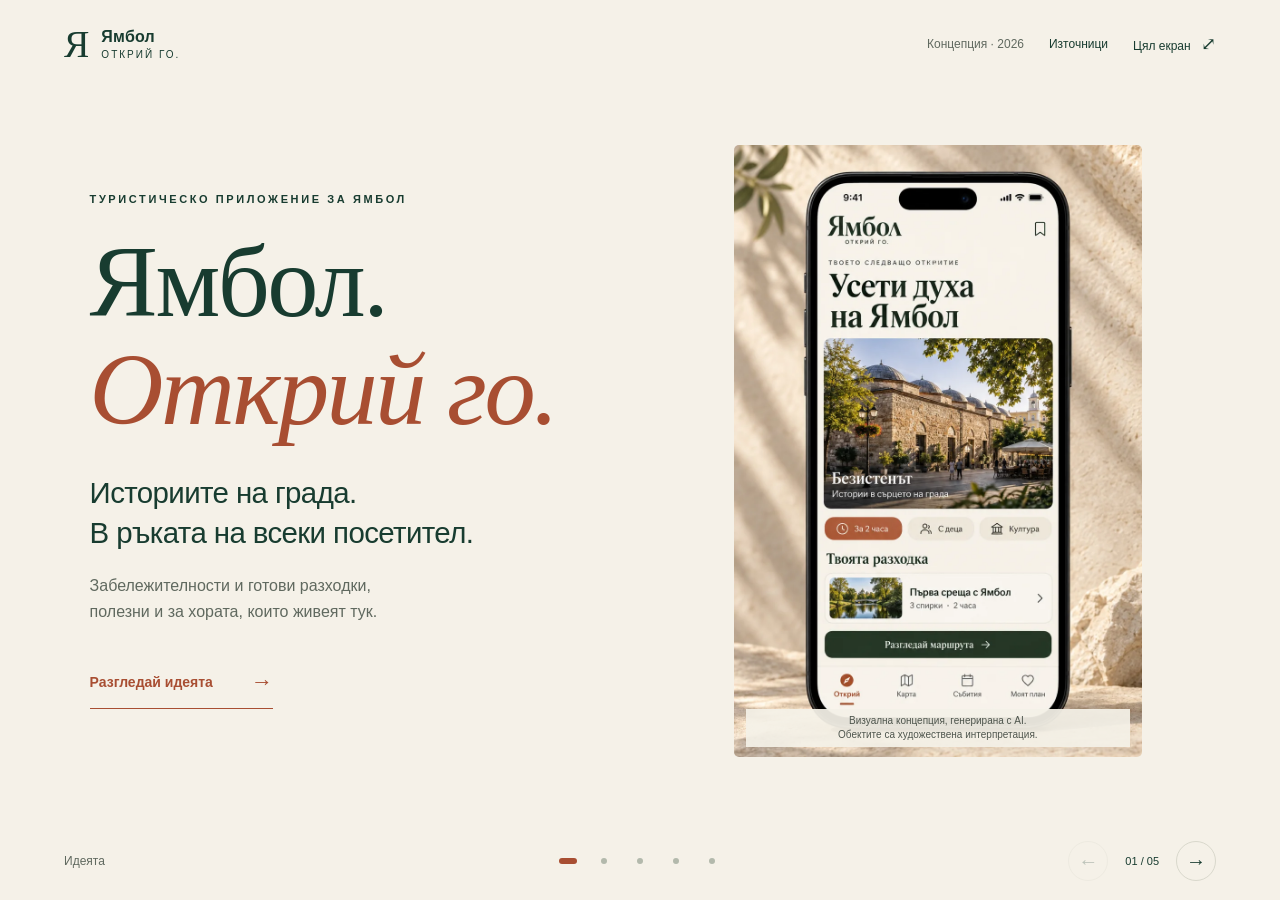
<file: index.html>
<!doctype html>
<html lang="bg">
<head>
  <meta charset="utf-8">
  <meta name="viewport" content="width=device-width, initial-scale=1">
  <meta name="theme-color" content="#183c30">
  <meta name="description" content="Ямбол — открий го. Кратка концепция за туристическо приложение, вдъхновена от успеха на ivie във Виена.">
  <meta property="og:title" content="Ямбол — открий го">
  <meta property="og:description" content="Туристическо приложение с характер. Доказан международен пример. Конкретен първи етап за Ямбол.">
  <meta property="og:type" content="website">
  <meta property="og:image" content="https://bogoslovov1979-sketch.github.io/Bogos79/assets/yambol-app-concept.webp">
  <title>Ямбол — открий го · Презентация на идеята</title>
  <link rel="stylesheet" href="styles.css">
  <script src="presentation.js" defer></script>
</head>
<body>
  <a class="skip" href="#slides">Към презентацията</a>
  <header class="masthead">
    <a class="brand" href="#1" aria-label="Ямбол — начало">Я<span>Ямбол <small>Открий го.</small></span></a>
    <div class="tools"><span class="edition">Концепция · 2026</span><button id="sources-open" type="button">Източници</button><button id="fullscreen" type="button" aria-label="Презентация на цял екран">Цял екран <span aria-hidden="true">⤢</span></button></div>
  </header>

  <main id="slides">
    <section class="slide cover active" id="slide-1" aria-labelledby="title-1" data-title="Идеята">
      <div class="cover-copy">
        <p class="eyebrow">Туристическо приложение за Ямбол</p>
        <h1 id="title-1">Ямбол.<br><em>Открий го.</em></h1>
        <p class="lead">Историите на града.<br>В ръката на всеки посетител.</p>
        <p class="cover-note">Забележителности и готови разходки,<br>полезни и за хората, които живеят тук.</p>
        <button type="button" class="start" data-next>Разгледай идеята <span aria-hidden="true">→</span></button>
      </div>
      <figure class="concept"><img src="assets/yambol-app-concept.webp" alt="Концептуален макет на приложението Ямбол върху мобилен телефон: забележителности и туристически маршрут" width="900" height="1350" fetchpriority="high"><figcaption>Визуална концепция, генерирана с AI.<br>Обектите са художествена интерпретация.</figcaption></figure>
    </section>

    <section class="slide evidence" id="slide-2" aria-labelledby="title-2" data-title="Успехът на Виена">
      <p class="eyebrow">Международен пример · ivie, Виена</p>
      <h2 id="title-2">Градски гид<br>с реална аудитория</h2>
      <div class="stats">
        <div class="stat"><strong>2 млн.<span>+</span></strong><p>изтегляния</p><small>към май 2026 г.</small></div>
        <div class="stat"><strong>506 хил.<span>+</span></strong><p>активни потребители годишно</p><small>според отчета за 2025 г.</small></div>
        <div class="stat"><strong>30</strong><p>тематични разходки и гидове</p><small>през 2025 г.</small></div>
      </div>
      <p class="takeaway">ivie съчетава местни истории с лесен избор<br class="desktop-break"> на маршрут и практична информация.</p>
      <p class="footnote"><a href="https://b2b.wien.info/de/wientourismus/waswirtun/geschaeftsberichte/geschaeftsbericht-2025/digitale-helferlein-1128346" target="_blank" rel="noopener noreferrer">Източник: WienTourismus, годишен отчет 2025 ↗</a><br>Данните показват използване на ivie. Те не са прогноза за аудиторията или приходите на Ямбол.</p>
    </section>

    <section class="slide parallel" id="slide-3" aria-labelledby="title-3" data-title="Паралелът с Ямбол">
      <p class="eyebrow">Приложимият принцип</p>
      <h2 id="title-3">Моделът на Виена,<br><em>историите на Ямбол</em></h2>
      <table class="comparison">
        <thead><tr><th scope="col">В ivie</th><th scope="col">Нашето предложение</th></tr></thead>
        <tbody>
          <tr><td>Тематични разходки</td><td>„Първа среща с Ямбол“<small>Готов маршрут според наличното време</small></td></tr>
          <tr><td>Местни истории</td><td>Безистенът, Кабиле, Кукерландия<small>Собственото лице на града</small></td></tr>
          <tr><td>Помощ на място</td><td>Карта, събития и личен план<small>Ясна следваща стъпка за посетителя</small></td></tr>
        </tbody>
      </table>
      <p class="parallel-end">Целта е повече хора да откриват и посещават местата в Ямбол.</p>
      <p class="footnote">Практики: <a href="https://www.wien.info/en/travel-info/ivie-app/ivie-app-349196" target="_blank" rel="noopener noreferrer">ivie ↗</a> · Местно съдържание: <a href="https://www.tourism-yambol.com/bg/" target="_blank" rel="noopener noreferrer">Официален туристически портал на Ямбол ↗</a></p>
    </section>

    <section class="slide scope" id="slide-4" aria-labelledby="title-4" data-title="Първата версия">
      <p class="eyebrow">Първи етап · Туризъм</p>
      <h2 id="title-4">Един лесен начин<br>да преживееш града</h2>
      <div class="scope-layout">
        <div class="scope-numbers"><p><strong>20–30</strong><span>подбрани обекта</span></p><p><strong>4</strong><span>проверени маршрута</span></p><p><strong>2</strong><span>езика — български и английски</span></p></div>
        <div class="benefits"><div><h3>За посетителя</h3><p>Отваря линк или QR код.<br>Избира разходка и намира пътя.</p></div><div><h3>За жителите</h3><p>Откриват събития и нови места.<br>Показват своя град на гости.</p></div><p class="editor">Редактор поддържа актуални часовете, маршрутите и събитията.</p></div>
      </div>
      <p class="footnote">Предложен обхват за пилота. Обектите и маршрутите подлежат на проверка на място.</p>
    </section>

    <section class="slide next" id="slide-5" aria-labelledby="title-5" data-title="Следващата стъпка">
      <p class="eyebrow">План за начало</p>
      <h2 id="title-5">Туристически пилот<br>за <em>14–16 седмици</em></h2>
      <div class="steps"><div><span>01</span><h3>Подготовка</h3><p>Съдържание, партньори<br>и тест на прототипа</p><small>4 седмици</small></div><div><span>02</span><h3>Разработка</h3><p>Работеща първа версия<br>с подбрани маршрути</p><small>6–8 седмици</small></div><div><span>03</span><h3>Пилот на място</h3><p>Реални посетители,<br>обратна връзка и подобрения</p><small>4 седмици</small></div></div>
      <div class="closing"><p><strong>Следващото решение</strong><br>Общински партньор, отговорен редактор и бюджет за пилота.</p><p><strong>След туристическия етап</strong><br>Синя зона и местни данъци чрез интеграция с операторите.</p></div>
      <p class="footnote">Срокът е ориентировъчен при осигурен екип и съдържание. Измерваме използвани маршрути, потвърдени посещения и удовлетвореност. Платежните услуги изискват отделно договаряне.</p>
    </section>
  </main>

  <footer class="controls">
    <span class="slide-label" id="slide-label">Идеята</span>
    <nav class="dots" aria-label="Избор на слайд"><button type="button" data-slide="0" aria-label="Слайд 1: Идеята" aria-current="step"></button><button type="button" data-slide="1" aria-label="Слайд 2: Успехът на Виена"></button><button type="button" data-slide="2" aria-label="Слайд 3: Паралелът с Ямбол"></button><button type="button" data-slide="3" aria-label="Слайд 4: Първата версия"></button><button type="button" data-slide="4" aria-label="Слайд 5: Следващата стъпка"></button></nav>
    <div class="paging"><button type="button" id="prev" aria-label="Предишен слайд" disabled>←</button><span id="page-count" aria-live="polite">01 / 05</span><button type="button" id="next" aria-label="Следващ слайд">→</button></div>
  </footer>
  <dialog id="sources-dialog" aria-labelledby="sources-title">
    <div class="dialog-head"><h2 id="sources-title">Източници и уточнения</h2><button type="button" id="sources-close" aria-label="Затвори източниците">×</button></div>
    <ol>
      <li><a href="https://b2b.wien.info/de/wientourismus/waswirtun/geschaeftsberichte/geschaeftsbericht-2025/digitale-helferlein-1128346" target="_blank" rel="noopener noreferrer">WienTourismus — Digitale Helferlein, отчет за 2025 г.</a><p>Над 2 млн. изтегляния към май 2026 г.; над 506 хил. активни потребители годишно; 30 разходки и гидове през 2025 г. Данните са публикувани от оператора.</p></li>
      <li><a href="https://www.wien.info/en/travel-info/ivie-app/ivie-app-349196" target="_blank" rel="noopener noreferrer">Официално представяне на ivie</a><p>Местни истории, тематични маршрути, карта и запазване на любими места.</p></li>
      <li><a href="https://www.tourism-yambol.com/bg/" target="_blank" rel="noopener noreferrer">Официален туристически портал на Ямбол</a><p>Източник за предложените местни обекти и събития. Кабиле се планира като отделно посещение извън центъра.</p></li>
      <li><a href="https://yambol.bg/sinya-zona" target="_blank" rel="noopener noreferrer">Община Ямбол — синя зона</a> и <a href="https://yambol.bg/plashtane-mdt" target="_blank" rel="noopener noreferrer">местни данъци и такси</a><p>Съществуващи услуги, към които бъдещият продукт може да се свърже след техническо и договорно уточняване.</p></li>
    </ol>
    <p class="disclosure">Проверка на източниците: 21.09.2026 г. Това е проектна концепция, а не официално пуснато общинско приложение. Мобилният макет е генериран с AI и не удостоверява точния вид на показаните забележителности. Обхватът и срокът са предложения. Успехът на ivie не гарантира същите резултати за Ямбол.</p>
    <button type="button" id="print">Печат / Запазване като PDF</button>
  </dialog>
  <noscript><p class="noscript">Всички слайдове са показани последователно. За управление с клавиатура включете JavaScript.</p></noscript>
</body>
</html>
</file>
<file: styles.css>
:root{color-scheme:light;--paper:#f5f1e8;--ink:#183c30;--muted:#60695f;--accent:#a84e32;--line:#d9d8cc;--gold:#e5b98b;font-family:'Segoe UI',Arial,sans-serif;color:var(--ink);background:var(--paper)}
*{box-sizing:border-box}body{margin:0}button,a{-webkit-tap-highlight-color:transparent}button{font:inherit;cursor:pointer}button:focus-visible,a:focus-visible{outline:3px solid var(--accent);outline-offset:5px}a{color:inherit;text-underline-offset:4px}button:disabled{opacity:.25;cursor:default}.skip{position:fixed;top:-80px;left:12px;z-index:99;background:var(--paper);padding:12px}.skip:focus{top:12px}
.masthead{height:88px;max-width:1500px;margin:auto;padding:0 clamp(24px,5vw,88px);display:flex;align-items:center;justify-content:space-between;gap:20px}.brand{text-decoration:none;display:flex;align-items:center;gap:12px;font:38px Georgia,serif}.brand>span{font:600 16px 'Segoe UI',sans-serif;letter-spacing:.2px}.brand small{display:block;font-size:10px;font-weight:400;letter-spacing:2px;text-transform:uppercase;margin-top:3px}.tools{display:flex;align-items:center;gap:25px;font-size:12px}.tools button{background:none;border:0;color:var(--ink);padding:10px 0}.tools button span{margin-left:7px;font-size:18px}.edition{color:var(--muted)}
.slide{max-width:1500px;margin:0 auto;padding:clamp(32px,4vw,72px) clamp(24px,7vw,106px);min-height:calc(100svh - 166px);position:relative}.enhanced .slide{display:none}.enhanced .slide.active{display:flex;flex-direction:column;justify-content:center;animation:enter .35s ease}.eyebrow{font-size:11px;letter-spacing:2.6px;text-transform:uppercase;font-weight:650;margin:0 0 23px}.slide h1,.slide h2{font-family:Georgia,'Times New Roman',serif;font-weight:400;letter-spacing:-2.5px;line-height:1.05;margin:0}.slide h1{font-size:clamp(66px,8vw,126px)}.slide h2{font-size:clamp(42px,4.8vw,75px);margin-bottom:32px}.slide em{font-style:italic;color:var(--accent)}.lead{font-size:clamp(22px,2.3vw,34px);line-height:1.35;letter-spacing:-.6px;margin:30px 0 20px}.cover-note{font-size:16px;line-height:1.65;color:var(--muted);margin:0}.start{display:flex;align-items:center;gap:38px;margin-top:30px;padding:13px 0;border:0;border-bottom:1px solid var(--accent);color:var(--accent);font-weight:600;font-size:14px;background:none}.start span{font-size:22px}
.enhanced .cover.active,.cover{display:grid;grid-template-columns:1.1fr 1fr;gap:40px;align-items:center;padding-top:12px;padding-bottom:20px}.cover-copy{padding:20px 0}.concept{margin:0;position:relative;align-self:center;justify-self:center}.concept img{display:block;width:auto;height:min(68svh,730px);max-width:100%;object-fit:contain;border-radius:5px}.concept figcaption{position:absolute;bottom:10px;left:12px;right:12px;font-size:10px;line-height:1.4;text-align:center;padding:5px;background:#f5f1e8ed;color:#4e554d}
.evidence{background:var(--ink);color:var(--paper);border-radius:4px}.evidence .eyebrow{color:var(--gold)}.stats{display:grid;grid-template-columns:1.1fr 1.25fr .85fr;gap:35px;margin:4px 0 32px}.stat{border-top:1px solid #789084;padding-top:22px}.stat strong{display:block;font:400 clamp(42px,5.6vw,84px)/1.15 Georgia,serif;letter-spacing:-2px;color:var(--gold);white-space:nowrap}.stat strong span{font-size:.65em;margin-left:5px}.stat p{font-size:clamp(16px,1.6vw,23px);line-height:1.35;margin:12px 0 7px}.stat small{font-size:12px;color:#bacabd}.takeaway{font:400 clamp(20px,2.1vw,30px)/1.4 Georgia,serif;margin:0 0 28px}.footnote{font-size:11px;line-height:1.65;color:var(--muted);margin:24px 0 0;max-width:1000px}.evidence .footnote{color:#c8d3c5}.evidence .footnote a{color:#f3ecdc}
.comparison{border-collapse:collapse;width:100%;text-align:left}.comparison th{font-size:11px;text-transform:uppercase;letter-spacing:2px;color:var(--muted);font-weight:500;padding:0 0 15px}.comparison th:first-child{width:37%}.comparison td{border-top:1px solid var(--line);padding:20px 0;font-size:clamp(18px,2vw,28px);line-height:1.3;vertical-align:top}.comparison td:first-child{color:var(--muted);padding-right:30px}.comparison small{display:block;font-size:14px;color:var(--muted);margin-top:8px}.parallel-end{font-size:19px;margin:28px 0 0;color:var(--accent)}
.scope{background:#e8edde;border-radius:4px}.scope-layout{display:grid;grid-template-columns:1fr 1fr;gap:70px}.scope-numbers p{display:flex;align-items:center;gap:24px;margin:0 0 18px}.scope-numbers strong{font:400 62px/1.1 Georgia,serif;letter-spacing:-2px;min-width:183px}.scope-numbers span{font-size:17px;line-height:1.4;max-width:195px}.benefits{border-left:1px solid #b6c3ae;padding-left:40px}.benefits h3{font-size:15px;font-weight:650;margin:0 0 9px}.benefits p{font-size:20px;line-height:1.5;margin:0 0 25px}.benefits .editor{font-size:13px;color:#50634c;margin:0}
.steps{display:grid;grid-template-columns:repeat(3,1fr);gap:30px;margin:0 0 25px}.steps>div{border-top:1px solid var(--line);padding-top:15px}.steps span{font:italic 23px Georgia,serif;color:var(--accent)}.steps h3{font-size:20px;font-weight:600;margin:13px 0}.steps p{font-size:16px;line-height:1.55;margin:0 0 12px;color:var(--muted)}.steps small{font-size:13px;font-weight:600}.closing{display:grid;grid-template-columns:1fr 1fr;gap:45px;border-top:1px solid var(--line);margin-top:13px;padding-top:22px}.closing p{font-size:16px;line-height:1.5;margin:0}.closing strong{font-weight:600;display:inline-block;margin-bottom:7px}.closing p:first-child strong{color:var(--accent)}
.controls{height:78px;max-width:1500px;margin:auto;padding:0 clamp(24px,5vw,88px);display:none;align-items:center;justify-content:space-between;gap:20px}.enhanced .controls{display:flex}.slide-label{font-size:12px;min-width:175px;color:var(--muted)}.dots{display:flex;align-items:center;gap:6px}.dots button{width:30px;height:40px;position:relative;border:0;background:none}.dots button:after{content:'';width:6px;height:6px;position:absolute;top:17px;left:12px;border-radius:50%;background:#b3b9ac}.dots button[aria-current]:after{background:var(--accent);width:18px;left:6px;border-radius:3px}.paging{display:flex;align-items:center;gap:17px;font-size:11px;font-variant-numeric:tabular-nums;min-width:175px;justify-content:flex-end}.paging button{width:40px;height:40px;border:1px solid var(--line);border-radius:50%;background:none;color:var(--ink);font-size:20px}
dialog{border:1px solid var(--line);border-radius:14px;background:var(--paper);color:var(--ink);width:min(740px,calc(100% - 32px));max-height:85svh;padding:28px 36px}dialog::backdrop{background:#12271dde;backdrop-filter:blur(5px)}.dialog-head{display:flex;align-items:flex-start;justify-content:space-between;gap:20px}.dialog-head h2{font:32px Georgia,serif;margin:0 0 24px}.dialog-head button{background:none;border:0;font-size:30px;color:var(--ink);min-width:36px}dialog li{margin-bottom:18px;font-size:14px;line-height:1.5}dialog li p{font-size:12px;color:var(--muted);margin:6px 0}dialog ol{padding-left:20px}.disclosure{font-size:12px;line-height:1.6;color:var(--muted);border-top:1px solid var(--line);padding-top:18px}#print{padding:12px 18px;background:var(--ink);color:var(--paper);border:0;border-radius:6px;margin-top:8px}.noscript{padding:20px;font-size:14px}.noscript~*{display:none}
@keyframes enter{from{opacity:0;transform:translateY(8px)}to{opacity:1;transform:none}}
@media(min-width:1501px){.slide{min-height:min(850px,calc(100svh - 166px))}}
@media(max-width:1000px){.slide{padding:36px 40px}.stats{gap:22px}.stat strong{font-size:52px}.scope-layout{gap:30px}.scope-numbers strong{min-width:140px;font-size:50px}.scope-numbers p{gap:14px}.scope-numbers span{font-size:15px}.benefits{padding-left:25px}.benefits p{font-size:18px}.slide h2{font-size:49px}.cover{gap:22px}.concept img{height:62svh}}
@media(max-width:700px){.masthead{height:76px;padding:0 22px}.edition,#fullscreen{display:none}.tools{gap:0}.brand{font-size:32px}.slide,.enhanced .slide.active{min-height:auto;padding:45px 24px 40px;margin:0;display:flex;flex-direction:column}.enhanced .slide{display:flex;border-top:1px solid var(--line)}.slide h1{font-size:73px}.slide h2{font-size:42px;letter-spacing:-1.6px;margin-bottom:26px}.eyebrow{font-size:10px;letter-spacing:1.8px;line-height:1.5;margin-bottom:20px}.enhanced .cover.active,.cover{display:flex;flex-direction:column;gap:30px;padding-top:12px}.cover-copy{width:100%;padding:10px 0}.lead{font-size:24px;margin-top:24px}.cover-note{font-size:15px}.cover-note br{display:none}.start{margin-top:18px}.concept{width:min(100%,370px)}.concept img{width:100%;height:auto}.concept figcaption{font-size:10px}.evidence,.scope{border-radius:0}.stats{grid-template-columns:1fr;gap:20px;margin:0 0 26px}.stat{padding-top:16px}.stat strong{font-size:62px}.stat p{font-size:19px;margin:5px 0}.takeaway{font-size:23px}.desktop-break{display:none}.footnote{font-size:11px}.comparison th{font-size:10px;letter-spacing:1px;padding-bottom:13px}.comparison th:first-child{width:38%}.comparison td{font-size:17px;padding:17px 0}.comparison td:first-child{padding-right:14px}.comparison small{font-size:12px;line-height:1.5}.parallel-end{font-size:17px;line-height:1.5}.scope-layout{grid-template-columns:1fr;gap:22px}.scope-numbers p{gap:20px}.scope-numbers strong{min-width:150px;font-size:51px}.scope-numbers span{font-size:16px}.benefits{padding:22px 0 0;border-left:0;border-top:1px solid #b6c3ae}.benefits p{font-size:19px}.steps{grid-template-columns:1fr;gap:21px}.steps h3{margin:8px 0}.steps p br{display:none}.steps p{margin:7px 0}.closing{grid-template-columns:1fr;gap:22px}.enhanced .controls{display:none}.slide{scroll-margin-top:12px}dialog{padding:24px}.dialog-head h2{font-size:27px}}
@media(prefers-reduced-motion:reduce){*,*:before,*:after{animation:none!important;scroll-behavior:auto!important}}
@media(max-width:700px){.cover h1{font-size:clamp(48px,14vw,62px)}.cover h1 em{white-space:nowrap}}
@media(min-width:701px) and (max-height:850px){.slide{padding-top:28px;padding-bottom:28px}.slide h2{font-size:clamp(40px,4.2vw,58px);margin-bottom:24px}.eyebrow{margin-bottom:16px}.stats{margin-bottom:22px}.stat{padding-top:17px}.stat strong{font-size:clamp(40px,5vw,66px)}.takeaway{font-size:25px;margin-bottom:15px}.footnote{margin-top:18px}.comparison td{padding-top:16px;padding-bottom:16px}.parallel-end{margin-top:20px}.steps{margin-bottom:16px}.steps p{margin-bottom:9px}.closing{padding-top:17px}.concept img{height:min(66svh,650px)}}
@media print{@page{size:A4 landscape;margin:12mm}.masthead,.controls,.start,.skip,dialog,.noscript{display:none!important}.slide,.enhanced .slide,.enhanced .slide.active{display:flex!important;min-height:0;height:180mm;max-width:none;page-break-after:always;break-after:page;padding:10mm 12mm;animation:none!important;print-color-adjust:exact;-webkit-print-color-adjust:exact}.slide:last-child{break-after:auto;page-break-after:auto}.enhanced .cover.active,.cover{display:grid!important;grid-template-columns:1fr 1fr}.concept img{height:164mm;width:auto}.slide h1{font-size:70px}.slide h2{font-size:44px}.lead{font-size:25px}.stats .stat strong{font-size:57px}.scope-numbers strong{font-size:48px;min-width:150px}.footnote{font-size:10px}.comparison td{font-size:20px}.steps p{font-size:15px}}
</file>
